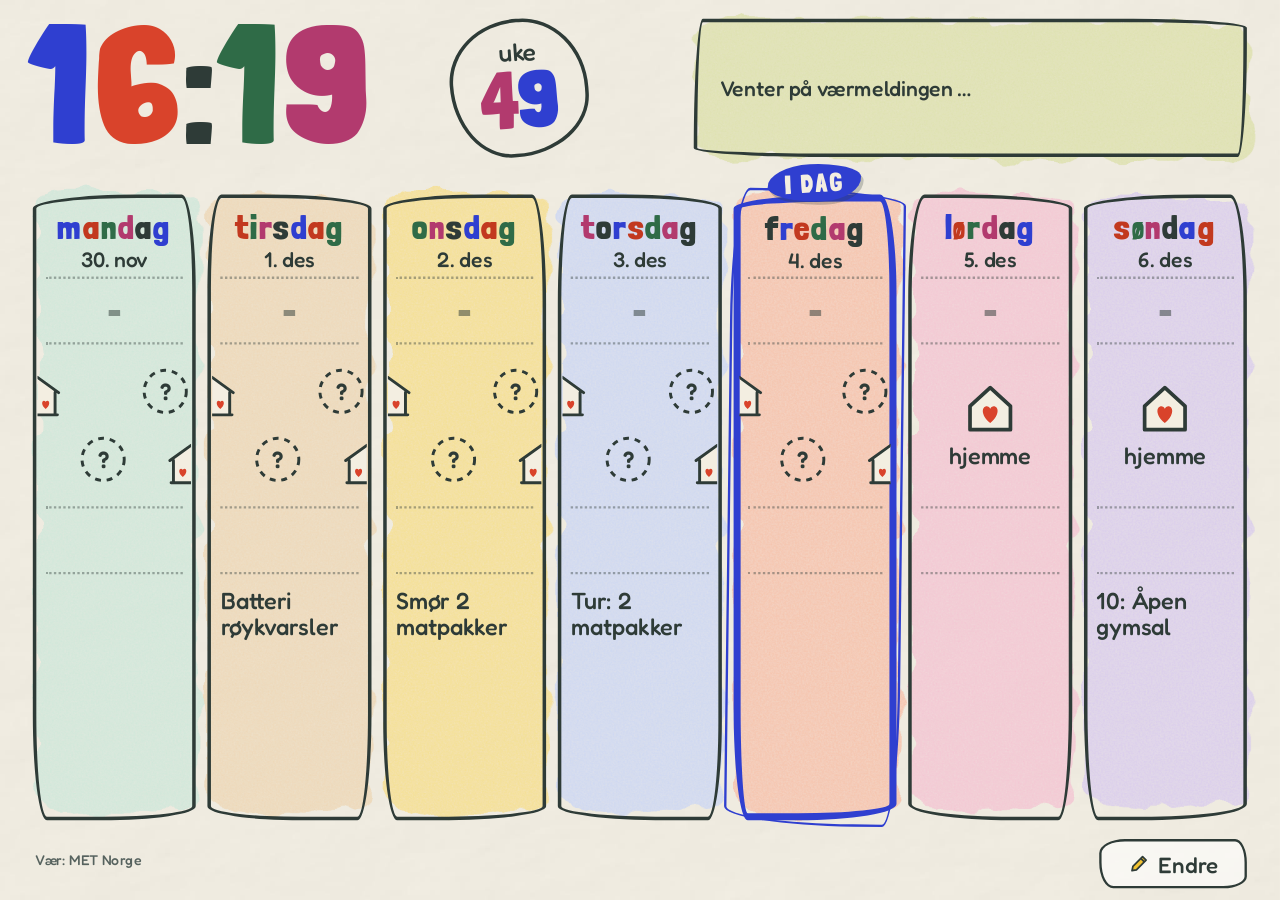
<file: index.html>
<!doctype html>
<html lang="no">
<head>
<meta charset="utf-8">
<meta name="viewport" content="width=device-width, initial-scale=1, maximum-scale=1, user-scalable=no">
<meta name="apple-mobile-web-app-capable" content="yes">
<meta name="apple-mobile-web-app-status-bar-style" content="default">
<meta name="apple-mobile-web-app-title" content="Uka vår">
<meta name="theme-color" content="#F4EFE4">
<link rel="apple-touch-icon" href="bilder/ikon-180.png">
<link rel="icon" href="bilder/ikon-180.png">
<title>Uka vår</title>
<link rel="preload" href="fonts/londrina-solid-latin-900-normal.woff2" as="font" type="font/woff2" crossorigin>
<link rel="preload" href="fonts/fredoka-latin-500-normal.woff2" as="font" type="font/woff2" crossorigin>
<link rel="stylesheet" href="css/skjerm.css">
</head>
<body>
<div id="scene">
  <div class="klokke" id="klokke" aria-label="Klokke"></div>

  <button type="button" class="ukestempel" id="ukestempel" aria-label="Ukas småjobber">
    <span class="ring" id="ring"></span>
    <span class="tekst" id="stempeltekst"><span class="ukeord">uke</span><span class="nr" id="ukenr"></span></span>
  </button>

  <section class="vaerboks" aria-label="Været">
    <div class="vask"></div>
    <div class="ramme"></div>
    <div class="innhold" id="vaer"><div class="ingen-data">Henter været …</div></div>
  </section>

  <main class="uke" id="uke" aria-label="Ukeplan"></main>

  <div class="kilde" id="kilde">Vær: MET Norge</div>

  <div class="heiarop" id="heiarop" hidden>
    <div class="ramme"></div>
    <div class="tekst"><span id="heia-stjerne"></span><span class="rop" id="rop"></span><span id="heia-hjerte"></span></div>
  </div>

  <a class="endre" href="endre.html" id="endre">Endre</a>

  <div class="panel-bakgrunn" id="panel" hidden>
    <div class="panel" role="dialog" aria-modal="true" aria-labelledby="panel-tittel">
      <div class="panel-topp"><h2 id="panel-tittel">Ukas småjobber</h2><span id="panel-status"></span></div>
      <div id="panel-liste"></div>
      <div class="panel-bunn"><button type="button" class="panel-lukk" id="panel-lukk">Lukk</button></div>
    </div>
  </div>
</div>

<script src="js/innstillinger.js"></script>
<script src="js/felles.js"></script>
<script src="js/skjerm.js"></script>
</body>
</html>
</file>
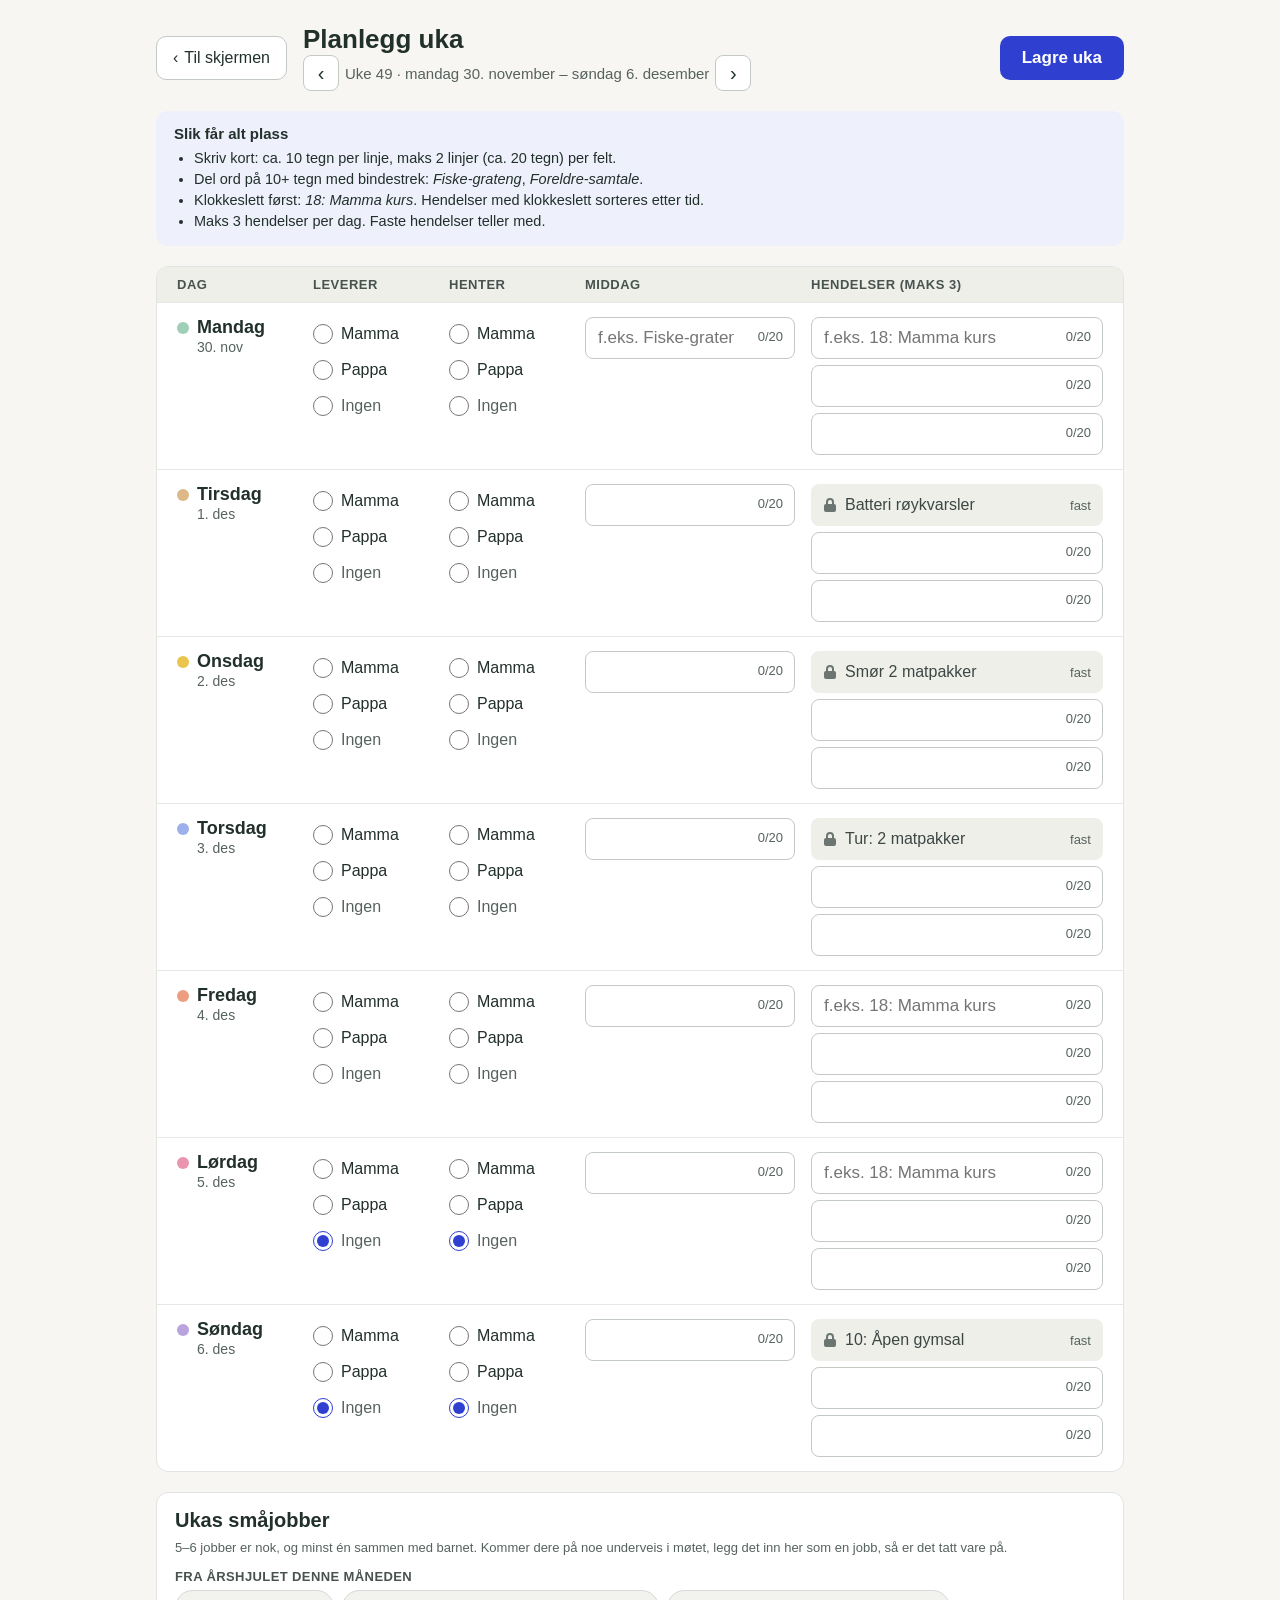
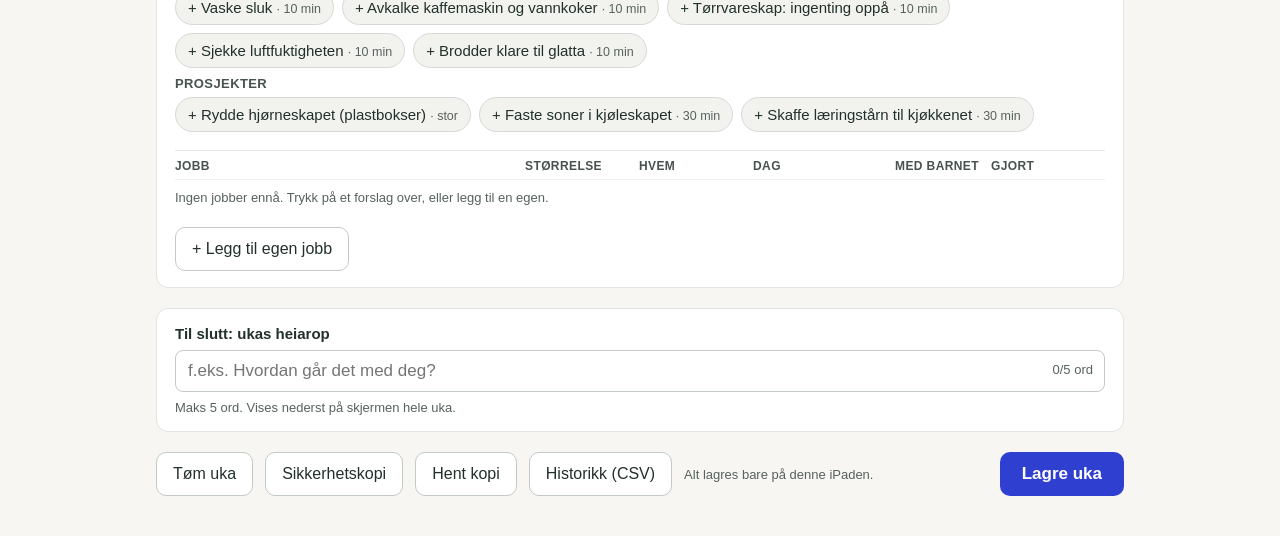
<file: endre.html>
<!doctype html>
<html lang="no">
<head>
<meta charset="utf-8">
<meta name="viewport" content="width=device-width, initial-scale=1">
<meta name="apple-mobile-web-app-capable" content="yes">
<meta name="apple-mobile-web-app-status-bar-style" content="default">
<link rel="apple-touch-icon" href="bilder/ikon-180.png">
<title>Planlegg uka</title>
<link rel="stylesheet" href="css/endre.css">
</head>
<body>
<div class="side">
  <header class="topp">
    <a class="knapp" href="index.html" id="tilbake"><span aria-hidden="true">‹</span> Til skjermen</a>
    <div class="tittel">
      <h1>Planlegg uka</h1>
      <div class="uketekst">
        <button type="button" class="pil" id="forrige" aria-label="Forrige uke">‹</button>
        <span id="uketekst"></span>
        <button type="button" class="pil" id="neste" aria-label="Neste uke">›</button>
      </div>
    </div>
    <span class="lagret" id="lagret" aria-live="polite"></span>
    <button type="button" class="knapp hoved" id="lagre">Lagre uka</button>
  </header>

  <div class="tips">
    <div class="felt-tittel">Slik får alt plass</div>
    <ul>
      <li>Skriv kort: ca. 10 tegn per linje, maks 2 linjer (ca. 20 tegn) per felt.</li>
      <li>Del ord på 10+ tegn med bindestrek: <i>Fiske-grateng</i>, <i>Foreldre-samtale</i>.</li>
      <li>Klokkeslett først: <i>18: Mamma kurs</i>. Hendelser med klokkeslett sorteres etter tid.</li>
      <li>Maks 3 hendelser per dag. Faste hendelser teller med.</li>
    </ul>
  </div>

  <div class="tabell">
    <div class="rad hode"><div>Dag</div><div>Leverer</div><div>Henter</div><div>Middag</div><div>Hendelser (maks 3)</div></div>
    <div id="dager"></div>
  </div>

  <section class="kort smajobber" aria-labelledby="sj-tittel">
    <div class="sj-topp"><h2 id="sj-tittel">Ukas småjobber</h2><span class="hjelp" id="forrige-uke"></span></div>
    <div class="hjelp">5–6 jobber er nok, og minst én sammen med barnet. Kommer dere på noe underveis i møtet, legg det inn her som en jobb, så er det tatt vare på.</div>
    <div id="forslag"></div>
    <div class="jtabell">
      <div class="jrad jhode"><div>Jobb</div><div>Størrelse</div><div>Hvem</div><div>Dag</div><div>Med barnet</div><div>Gjort</div><div></div></div>
      <div id="jobber"></div>
    </div>
    <div class="sj-bunn">
      <button type="button" class="knapp" id="ny-jobb">+ Legg til egen jobb</button>
      <span class="hjelp" id="belastning" aria-live="polite"></span>
    </div>
  </section>

  <section class="kort">
    <label for="heiarop" class="felt-tittel">Til slutt: ukas heiarop</label>
    <div class="felt"><input id="heiarop" type="text" maxlength="40" autocomplete="off" placeholder="f.eks. Hvordan går det med deg?"><span class="teller" id="heiarop-teller"></span></div>
    <div class="hjelp">Maks 5 ord. Vises nederst på skjermen hele uka.</div>
  </section>

  <footer class="bunn">
    <button type="button" class="knapp" id="tom">Tøm uka</button>
    <button type="button" class="knapp" id="kopi">Sikkerhetskopi</button>
    <label class="knapp" for="hent-kopi">Hent kopi</label>
    <input type="file" id="hent-kopi" accept=".json,application/json" hidden>
    <button type="button" class="knapp" id="historikk">Historikk (CSV)</button>
    <div class="fot-tekst">Alt lagres bare på denne iPaden.</div>
    <button type="button" class="knapp hoved" id="lagre2">Lagre uka</button>
  </footer>
</div>

<script src="js/innstillinger.js"></script>
<script src="js/felles.js"></script>
<script src="js/endre.js"></script>
</body>
</html>
</file>
<file: css/skjerm.css>
/* Kjøkkenskjerm – designversjon 1 */
@font-face { font-family: "Fredoka"; font-weight: 500; src: url(../fonts/fredoka-latin-500-normal.woff2) format("woff2"); }
@font-face { font-family: "Fredoka"; font-weight: 600; src: url(../fonts/fredoka-latin-600-normal.woff2) format("woff2"); }
@font-face { font-family: "Londrina Solid"; font-weight: 400; src: url(../fonts/londrina-solid-latin-400-normal.woff2) format("woff2"); }
@font-face { font-family: "Londrina Solid"; font-weight: 900; src: url(../fonts/londrina-solid-latin-900-normal.woff2) format("woff2"); }

html, body { margin: 0; height: 100%; overflow: hidden; background: #F4EFE4; }
body { -webkit-text-size-adjust: 100%; -webkit-user-select: none; user-select: none; -webkit-tap-highlight-color: transparent; }

#scene {
  position: absolute; left: 0; top: 0; width: 1024px; height: 768px; overflow: hidden;
  transform-origin: 0 0;
  background: #F4EFE4 url(../bilder/papir.jpg) 0 0 / 100% 100% no-repeat;
  font-family: "Fredoka", sans-serif; font-weight: 500; color: #2E3B37;
}
.londrina { font-family: "Londrina Solid", sans-serif; font-weight: 900; }

/* ---------- Topp ---------- */
.klokke {
  position: absolute; left: 26px; top: 12px;
  font-family: "Londrina Solid", sans-serif; font-weight: 900; font-size: 142px; line-height: 0.85; letter-spacing: 3px;
  white-space: nowrap;
}
.ukestempel {
  position: absolute; left: 384px; top: 16px; width: 118px; height: 118px; transform: rotate(-4deg);
  margin: 0; padding: 0; border: none; background: none; font: inherit; color: inherit; cursor: pointer;
  -webkit-appearance: none; appearance: none; -webkit-tap-highlight-color: transparent;
}
.ukestempel .ring { position: absolute; left: 0; top: 0; right: 0; bottom: 0; border: 3px solid #2E3B37; border-radius: 52% 48% 56% 44% / 46% 54% 44% 56%; }
.ukestempel .ukeord, .ukestempel .nr { display: block; }
.ukestempel.har-jobber { transform: none; }
.ukestempel.har-jobber .ring { left: -4px; top: -4px; right: auto; bottom: auto; width: 126px; height: 126px; border: none; border-radius: 0; }
.ukestempel.har-jobber .ring svg { display: block; }
.ukestempel .tekst { position: relative; height: 100%; display: flex; flex-direction: column; align-items: center; justify-content: center; line-height: 1; }
.ukestempel.har-jobber .ukeord { font-size: 17px; }
.ukestempel.har-jobber .nr { font-size: 54px; }
.ukestempel .ferdig-stjerne { display: block; margin-bottom: 2px; }
.ukestempel .ferdig-nr { font-family: "Londrina Solid", sans-serif; font-weight: 900; font-size: 18px; }
.ukestempel .ukeord { font-size: 21px; }
.ukestempel .nr { font-family: "Londrina Solid", sans-serif; font-weight: 900; font-size: 68px; line-height: 0.9; }

.vaerboks { position: absolute; right: 28px; top: 16px; width: 472px; height: 118px; }
.vaerboks .vask { position: absolute; left: -10px; top: -10px; width: 492px; height: 138px; background: url(../bilder/vask-vaer.png) 0 0 / 100% 100% no-repeat; }
.vaerboks .ramme { position: absolute; left: 0; top: 0; right: 0; bottom: 0; border: 3px solid #2E3B37; border-radius: 18px 225px 18px 255px / 255px 18px 225px 18px; }
.vaerboks .innhold { position: relative; box-sizing: border-box; height: 100%; padding: 10px 16px; display: flex; align-items: center; gap: 10px; }
.vaerboks .stor-temp { font-family: "Londrina Solid", sans-serif; font-weight: 900; font-size: 66px; line-height: 0.8; color: #2F3FD0; flex: none; min-width: 52px; text-align: center; }
.vaerboks .klaer { display: flex; flex-direction: column; align-items: center; gap: 3px; flex: none; }
.vaerboks .timer { flex: 1; min-width: 0; display: grid; grid-template-columns: repeat(4, minmax(0, 1fr)); gap: 6px; margin-left: 4px; }
.vaerboks .time { background: rgba(243,238,225,0.85); border-radius: 16px 12px 18px 10px; padding: 6px 2px; display: flex; flex-direction: column; align-items: center; line-height: 1; }
.vaerboks .time:nth-child(2) { border-radius: 12px 18px 10px 16px; }
.vaerboks .time:nth-child(3) { border-radius: 18px 10px 16px 12px; }
.vaerboks .time:nth-child(4) { border-radius: 10px 16px 12px 18px; }
.vaerboks .time .kl { font-size: 17px; }
.vaerboks .time .t { font-family: "Londrina Solid", sans-serif; font-weight: 900; font-size: 26px; }
.vaerboks .merke { position: absolute; left: 22px; top: -13px; background: #2F3FD0; color: #FFFFFF; font-size: 15px; font-weight: 600; padding: 2px 10px; border-radius: 12px 9px 14px 10px; z-index: 2; }
.vaerboks .ingen-data { font-size: 18px; padding-left: 6px; }

/* ---------- Uka ---------- */
.uke { position: absolute; left: 28px; right: 28px; top: 166px; height: 534px; display: grid; grid-template-columns: repeat(7, minmax(0, 1fr)); gap: 10px; }
.dag { position: relative; min-width: 0; }
.dag .vask { position: absolute; left: -9px; top: -9px; right: -9px; bottom: -9px; background: 0 0 / 100% 100% no-repeat; }
.dag .ramme { position: absolute; left: 0; top: 0; right: 0; bottom: 0; border: 3px solid #2E3B37; }
.dag .innhold { position: relative; box-sizing: border-box; height: 100%; padding: 8px 11px; display: flex; flex-direction: column; }

.d0 .vask { background-image: url(../bilder/vask-man.png); } .d0 .ramme { border-radius: 90px 12px 80px 12px / 12px 80px 12px 90px; }
.d1 .vask { background-image: url(../bilder/vask-tir.png); } .d1 .ramme { border-radius: 12px 90px 12px 80px / 80px 12px 90px 12px; }
.d2 .vask { background-image: url(../bilder/vask-ons.png); } .d2 .ramme { border-radius: 84px 12px 92px 12px / 12px 92px 12px 84px; }
.d3 .vask { background-image: url(../bilder/vask-tor.png); } .d3 .ramme { border-radius: 12px 84px 12px 92px / 92px 12px 84px 12px; }
.d4 .vask { background-image: url(../bilder/vask-fre.png); } .d4 .ramme { border-radius: 96px 14px 84px 12px / 12px 84px 14px 96px; }
.d5 .vask { background-image: url(../bilder/vask-lor.png); } .d5 .ramme { border-radius: 14px 96px 12px 88px / 88px 12px 96px 14px; }
.d6 .vask { background-image: url(../bilder/vask-son.png); } .d6 .ramme { border-radius: 96px 14px 90px 12px / 12px 90px 14px 96px; }

/* I dag */
.dag.idag .ramme { border: 6px solid #2F3FD0; }
.dag.idag .ytre { position: absolute; left: -5px; top: -5px; right: -5px; bottom: -5px; border: 2.5px solid #2F3FD0; border-radius: 16px 120px 14px 110px / 110px 14px 120px 16px; transform: rotate(0.7deg); }
.dag.idag .lapp {
  position: absolute; left: 50%; top: -26px; transform: translateX(-50%) rotate(-3deg); z-index: 2;
  background: #2F3FD0; color: #F3EEE1; font-family: "Londrina Solid", sans-serif; font-weight: 900; font-size: 22px; letter-spacing: 2px;
  padding: 3px 14px; border-radius: 46% 54% 40% 60% / 55% 40% 60% 45%; box-shadow: 2px 3px 0 rgba(46,59,55,0.25); white-space: nowrap;
}
.dag.idag .innhold { padding: 10px 12px; }
.dag.idag .hode { height: 60px; }

.rad { box-sizing: border-box; border-top: 2.5px dotted rgba(46,59,55,0.4); }
.hode { height: 62px; display: flex; flex-direction: column; justify-content: center; align-items: center; text-align: center; line-height: 1; }
.hode .navn { font-family: "Londrina Solid", sans-serif; font-weight: 900; font-size: 29px; letter-spacing: 1.6px; white-space: nowrap; }
.hode .dato { font-size: 18px; margin-top: 3px; }
.dagvaer { height: 56px; display: flex; align-items: center; justify-content: center; gap: 4px; }
.dagvaer .t { font-family: "Londrina Solid", sans-serif; font-weight: 900; font-size: 33px; }
.dagvaer .t.minus { color: #2F3FD0; }
.dagvaer .sma-klaer { display: flex; flex-direction: column; align-items: center; gap: 1px; margin-left: 2px; }
.transport { height: 140px; display: flex; flex-direction: column; justify-content: center; gap: 14px; }
.transport .linje { display: flex; align-items: flex-end; justify-content: space-between; margin: 0 -7px; min-height: 40px; }
.transport .linje .fart-v { margin-bottom: 14px; }
.transport .linje .fart-h { margin-bottom: 12px; }
.transport.hjemme { align-items: center; gap: 6px; font-size: 20px; }
.middag { height: 56px; display: flex; align-items: center; justify-content: center; text-align: center; overflow: hidden; }
.middag .tekst { font-size: 21px; font-weight: 600; line-height: 1.05; min-width: 0; max-width: 100%; }
.dag.idag .middag .tekst { font-size: 24px; color: #B8341F; }
.hendelser { flex: 1; min-height: 0; padding-top: 12px; display: flex; flex-direction: column; gap: 14px; font-size: 20px; line-height: 1.12; overflow: hidden; }
.knekk { overflow-wrap: break-word; word-wrap: break-word; }

/* ---------- Bunn ---------- */
.heiarop { position: absolute; left: 50%; margin-left: -312px; top: 714px; width: 624px; height: 44px; }
.heiarop .ramme { position: absolute; left: 0; top: 0; right: 0; bottom: 0; border: 3px dashed #2E3B37; border-radius: 255px 18px 225px 18px / 18px 225px 18px 255px; }
.heiarop .tekst { position: relative; height: 100%; display: flex; align-items: center; justify-content: center; gap: 14px; white-space: nowrap; }
.heiarop .etikett { font-size: 16px; }
.heiarop .rop { font-size: 26px; font-weight: 600; color: #2F3FD0; overflow: hidden; text-overflow: ellipsis; }

.kilde { position: absolute; left: 30px; top: 726px; font-size: 12px; line-height: 1.25; color: #56625E; max-width: 160px; }

.endre {
  position: absolute; right: 28px; top: 716px; width: 126px; height: 42px; box-sizing: border-box;
  display: flex; align-items: center; justify-content: center; gap: 8px;
  border: 2.5px solid #2E3B37; border-radius: 22px 10px 20px 12px / 12px 20px 10px 22px;
  background: rgba(255,255,255,0.6); color: #2E3B37; text-decoration: none; font-size: 19px;
}

/* ---------- Ukas småjobber (panelet bak ringen) ---------- */
.panel-bakgrunn { position: absolute; left: 0; top: 0; right: 0; bottom: 0; z-index: 10; background: rgba(46,59,55,0.35); display: flex; align-items: center; justify-content: center; }
.panel-bakgrunn[hidden] { display: none; }
.panel { width: 600px; max-height: 640px; overflow: auto; box-sizing: border-box; padding: 20px 24px; background: #FFFFFF; border: 3px solid #2E3B37; border-radius: 22px 14px 26px 12px / 12px 26px 14px 22px; box-shadow: 4px 6px 0 rgba(46,59,55,0.2); }
.panel-topp { display: flex; align-items: baseline; justify-content: space-between; gap: 12px; margin-bottom: 8px; }
.panel h2 { margin: 0; font-size: 24px; font-weight: 600; }
#panel-status { font-size: 16px; color: #56625E; }
.jobb { display: flex; align-items: center; gap: 14px; width: 100%; box-sizing: border-box; min-height: 56px; padding: 8px 2px; border: none; border-top: 2px dotted rgba(46,59,55,0.3); background: none; font: inherit; color: #2E3B37; text-align: left; cursor: pointer; }
.jobb .hake { flex: none; }
.jobb .navn { flex: 1; font-size: 20px; }
.jobb .info { display: flex; align-items: center; gap: 4px; font-size: 15px; color: #56625E; white-space: nowrap; }
.jobb.gjort .navn { color: #56625E; text-decoration: line-through; }
.panel-tom { font-size: 18px; padding: 16px 0; color: #56625E; }
.panel-bunn { display: flex; justify-content: flex-end; margin-top: 10px; }
.panel-lukk { font: inherit; font-size: 18px; color: #2E3B37; background: #FFFFFF; border: 2.5px solid #2E3B37; border-radius: 18px 10px 16px 12px; padding: 8px 22px; cursor: pointer; }
</file>
<file: css/endre.css>
/* Søndagsskjemaet – enkelt og ryddig */
html { -webkit-text-size-adjust: 100%; }
body { margin: 0; background: #F7F6F2; color: #22302C; font-family: -apple-system, "Helvetica Neue", "Segoe UI", Roboto, sans-serif; }
.side { max-width: 1024px; margin: 0 auto; box-sizing: border-box; padding: 24px 28px 40px; display: flex; flex-direction: column; gap: 20px; }

.topp { display: flex; align-items: center; gap: 16px; }
.tittel { flex: 1; }
h1 { margin: 0; font-size: 26px; font-weight: 700; }
.uketekst { display: flex; align-items: center; gap: 6px; font-size: 15px; color: #56625E; }
.pil { width: 36px; height: 36px; border-radius: 8px; border: 1.5px solid #C3CAC6; background: #FFFFFF; font-size: 20px; line-height: 1; color: #22302C; cursor: pointer; }
.lagret { font-size: 14px; color: #2F6B47; min-width: 70px; text-align: right; }

.knapp {
  display: inline-flex; align-items: center; gap: 6px; height: 44px; box-sizing: border-box; padding: 0 16px;
  border-radius: 10px; border: 1.5px solid #C3CAC6; background: #FFFFFF; color: #22302C;
  font: inherit; font-size: 16px; font-weight: 500; text-decoration: none; cursor: pointer; white-space: nowrap;
}
.knapp.hoved { border: none; background: #2F3FD0; color: #FFFFFF; font-size: 17px; font-weight: 600; padding: 0 22px; }

.to-kol { display: grid; grid-template-columns: minmax(0, 1fr) minmax(0, 1.25fr); gap: 20px; }
.kort { background: #FFFFFF; border: 1.5px solid #E1E4E1; border-radius: 12px; padding: 16px 18px; display: flex; flex-direction: column; gap: 8px; }
.tips { background: #EEF0FB; border-radius: 12px; padding: 14px 18px; }
.tips ul { margin: 6px 0 0; padding-left: 20px; font-size: 14.5px; line-height: 1.45; }
.felt-tittel { font-size: 15px; font-weight: 600; }
.hjelp { font-size: 13px; color: #56625E; }

.felt { position: relative; }
.felt input {
  box-sizing: border-box; width: 100%; height: 42px; border: 1.5px solid #C3CAC6; border-radius: 8px;
  padding: 0 60px 0 12px; font: inherit; font-size: 17px; color: #22302C; background: #FFFFFF;
  -webkit-appearance: none; appearance: none;
}
.felt input:focus { outline: none; border-color: #2F3FD0; box-shadow: 0 0 0 3px rgba(47,63,208,0.18); }
.felt .teller { position: absolute; right: 12px; top: 12px; font-size: 13px; color: #56625E; pointer-events: none; }
.felt.varsel input { border-color: #C2611F; border-width: 2px; }
.felt.varsel .teller { color: #9A4A12; font-weight: 600; }
.varseltekst { font-size: 13px; color: #9A4A12; margin-top: 4px; }

.tabell { background: #FFFFFF; border: 1.5px solid #E1E4E1; border-radius: 12px; overflow: hidden; }
.rad { display: grid; grid-template-columns: 120px 120px 120px 210px minmax(0, 1fr); gap: 16px; padding: 14px 20px; border-top: 1px solid #E6E8E5; align-items: start; }
.rad.hode { background: #EFEFEA; border-top: none; padding: 10px 20px; font-size: 13px; font-weight: 600; letter-spacing: 0.5px; text-transform: uppercase; color: #48534F; }

.dagnavn { display: flex; gap: 8px; align-items: flex-start; }
.prikk { width: 12px; height: 12px; border-radius: 50%; margin-top: 5px; flex: none; }
.dagnavn b { display: block; font-size: 18px; }
.dagnavn span { font-size: 14px; color: #56625E; }

fieldset { border: none; margin: 0; padding: 0; display: flex; flex-direction: column; gap: 2px; }
legend { position: absolute; left: -9999px; }
fieldset label { display: flex; align-items: center; gap: 8px; height: 34px; font-size: 16px; cursor: pointer; }
fieldset label.ingen { color: #56625E; }
input[type=radio] { width: 20px; height: 20px; margin: 0; accent-color: #2F3FD0; }

.hendelser { display: flex; flex-direction: column; gap: 6px; }
.fast { display: flex; align-items: center; gap: 8px; height: 42px; box-sizing: border-box; padding: 0 12px; border-radius: 8px; background: #EFEFEA; font-size: 16px; color: #3C4744; }
.fast small { margin-left: auto; font-size: 13px; color: #56625E; }

/* Ukas småjobber */
.smajobber h2 { margin: 0; font-size: 20px; }
.sj-topp { display: flex; align-items: baseline; justify-content: space-between; gap: 12px; }
#forslag { display: flex; flex-direction: column; gap: 8px; margin: 6px 0 4px; }
.fgruppe .ftittel { font-size: 13px; font-weight: 600; letter-spacing: 0.4px; text-transform: uppercase; color: #48534F; margin-bottom: 6px; }
.chips { display: flex; flex-wrap: wrap; gap: 8px; }
.chip { font: inherit; font-size: 15px; color: #22302C; background: #F2F3EE; border: 1.5px solid #D5DAD6; border-radius: 18px; padding: 8px 12px; cursor: pointer; }
.chip small { color: #56625E; }
.jtabell { border-top: 1px solid #E6E8E5; margin-top: 6px; }
.jrad { display: grid; grid-template-columns: minmax(0, 1fr) 104px 104px 132px 86px 64px 40px; gap: 10px; align-items: center; padding: 8px 0; border-bottom: 1px solid #EEF0EC; }
.jhode { font-size: 12px; font-weight: 600; letter-spacing: 0.4px; text-transform: uppercase; color: #48534F; padding: 8px 0 6px; }
.jrad input[type=text], .jrad select {
  box-sizing: border-box; width: 100%; height: 42px; border: 1.5px solid #C3CAC6; border-radius: 8px;
  padding: 0 10px; font: inherit; font-size: 16px; color: #22302C; background: #FFFFFF;
}
.jrad select { -webkit-appearance: none; appearance: none; padding-right: 24px;
  background: #FFFFFF url("data:image/svg+xml,%3Csvg xmlns='http://www.w3.org/2000/svg' width='12' height='8'%3E%3Cpath d='M1 1l5 5 5-5' stroke='%2356625E' stroke-width='2' fill='none'/%3E%3C/svg%3E") no-repeat right 9px center; }
.jrad input[type=text]:focus, .jrad select:focus { outline: none; border-color: #2F3FD0; box-shadow: 0 0 0 3px rgba(47,63,208,0.18); }
.jrad label { display: flex; align-items: center; gap: 6px; height: 42px; font-size: 15px; cursor: pointer; }
.jrad input[type=checkbox] { width: 22px; height: 22px; margin: 0; accent-color: #2F3FD0; }
.j-fjern { width: 40px; height: 40px; border-radius: 8px; border: 1.5px solid #C3CAC6; background: #FFFFFF; color: #56625E; font-size: 20px; line-height: 1; cursor: pointer; }
.jrad.er-gjort input[type=text] { color: #56625E; text-decoration: line-through; }
.sj-bunn { display: flex; align-items: center; gap: 14px; flex-wrap: wrap; margin-top: 4px; }
#belastning.mye { color: #9A4A12; font-weight: 600; }

.bunn { display: flex; align-items: center; gap: 12px; flex-wrap: wrap; }
.fot-tekst { flex: 1; min-width: 200px; font-size: 13px; color: #56625E; }

@media (max-width: 860px) {
  .to-kol { grid-template-columns: minmax(0, 1fr); }
  .rad { grid-template-columns: minmax(0, 1fr) minmax(0, 1fr); }
  .rad.hode { display: none; }
  .rad > .dagnavn, .rad > .midd, .rad > .hendelser { grid-column: 1 / -1; }
  .jrad { grid-template-columns: minmax(0, 1fr) minmax(0, 1fr) minmax(0, 1fr); }
  .jrad > input[type=text] { grid-column: 1 / -1; }
  .jhode { display: none; }
  .topp { flex-wrap: wrap; }
}
</file>
